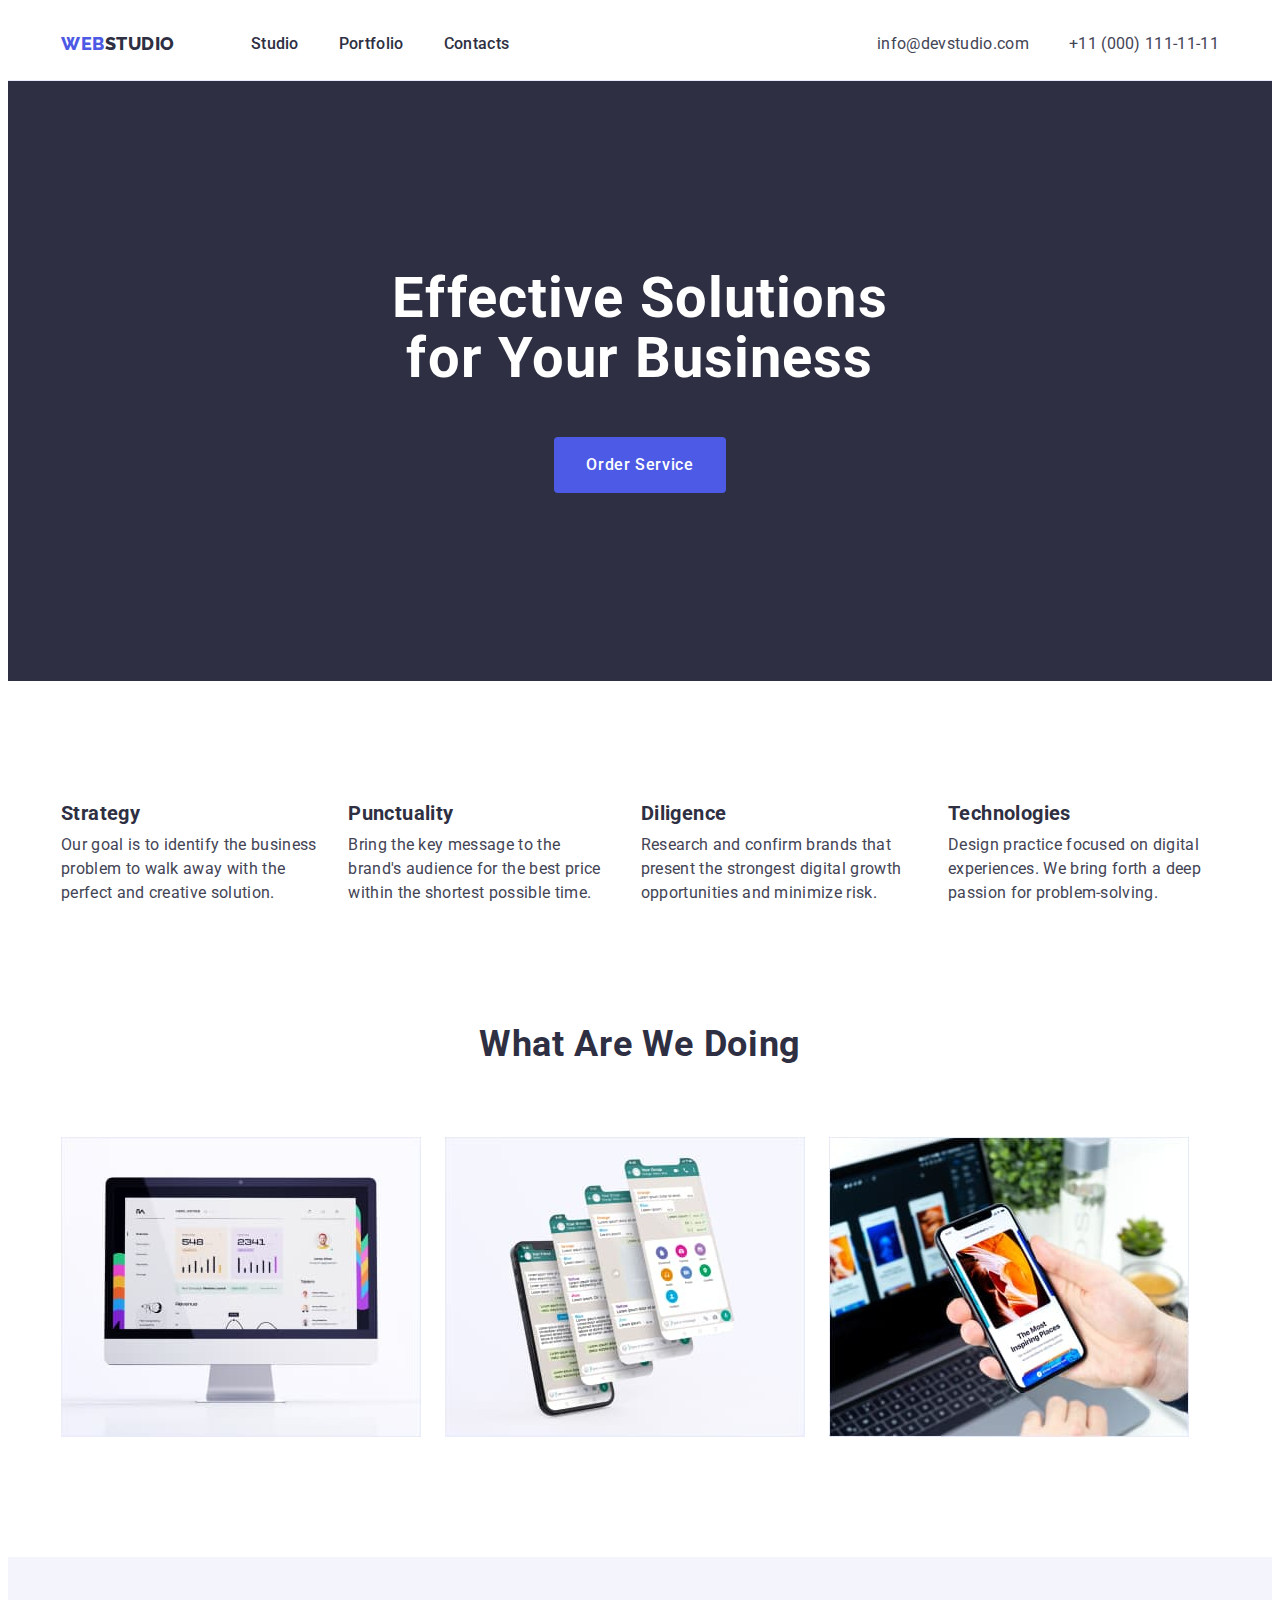
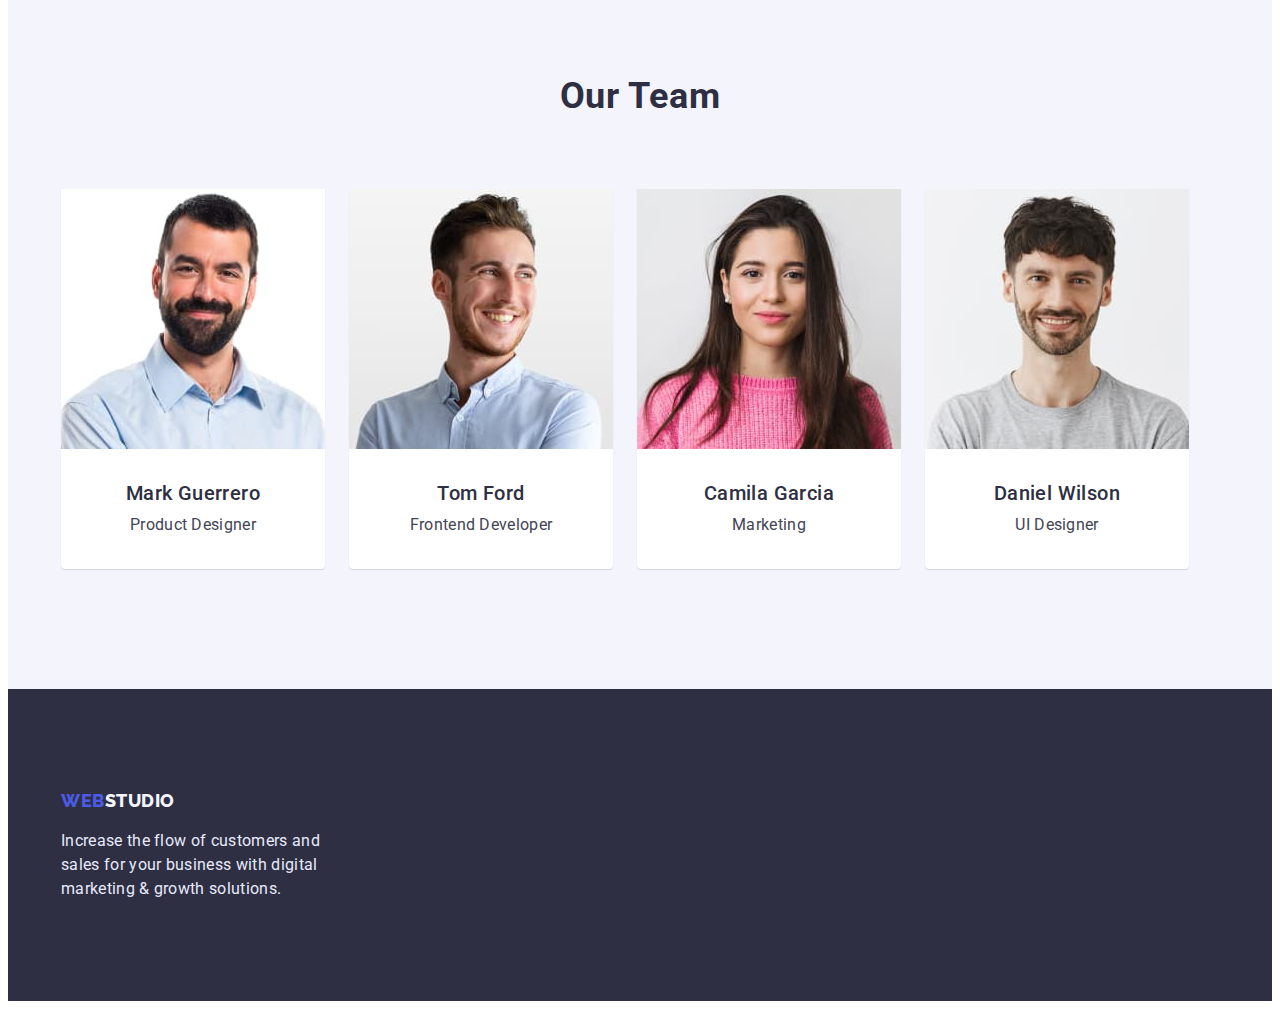
<file: index.html>
<!DOCTYPE html>
<html lang="en">
  <head>
    <meta charset="UTF-8" />
    <meta http-equiv="X-UA-Compatible" content="IE=edge" />
    <meta name="viewport" content="width=device-width, initial-scale=1.0" />
    <link rel="preconnect" href="https://fonts.googleapis.com" />
    <link rel="preconnect" href="https://fonts.gstatic.com" crossorigin />
    <link
      href="https://fonts.googleapis.com/css2?family=Raleway:wght@800&family=Roboto:wght@400;500;700;900&display=swap"
      rel="stylesheet"
    />
    <link
      rel="stylesheet"
      href="https://cdnjs.cloudflare.com/ajax/libs/modern-normalize/1.0.0/modern-normalize.min.css"
      integrity="sha512-ISS7cAi1PEhQ8jnbJpJZMd29NlhNj4AWYyLOSp2CE/CsHxTCu+r+t0D2yoJudVrd0/8fTVPUVDzY5Tvli75u/g=="
      crossorigin="anonymous"
    />
    <link rel="stylesheet" href="./css/styles.css" />
    <title>Studio</title>
  </head>
  <body>
    <header class="header">
      <div class="container header-container">
        <nav class="header-menu">
          <a href="./index.html" class="menu-logo"
            >Web<span class="header-studio">Studio</span></a
          >
          <ul class="header-list">
            <li class="header-item">
              <a href="./index.html" class="header-item-link">Studio</a>
            </li>
            <li class="header-item">
              <a href="./portfolio.html" class="header-item-link">Portfolio</a>
            </li>
            <li class="header-item">
              <a href="" class="header-item-link">Contacts</a>
            </li>
          </ul>
        </nav>
        <address class="header-contacts">
          <ul class="header-contacts-list">
            <li class="header-contacts-item">
              <a href="mailto:info@devstudio.com" class="header-contacts-link"
                >info@devstudio.com</a
              >
            </li>
            <li class="header-contacts-item">
              <a href="tel:+110001111111" class="header-contacts-link"
                >+11 (000) 111-11-11</a
              >
            </li>
          </ul>
        </address>
      </div>
    </header>
    <main>
      <section class="hero-section">
        <div class="container">
          <h1 class="hero-section-title">
            Effective Solutions for Your Business
          </h1>
          <button type="button" class="hero-section-btn">Order Service</button>
        </div>
      </section>
      <section class="section">
        <div class="container">
          <h2 class="visually-hidden">Our advantages</h2>
          <ul class="advantages-list">
            <li class="advantages-item">
              <h3 class="advantages-item-title">Strategy</h3>
              <p class="advantages-item-description">
                Our goal is to identify the business problem to walk away with
                the perfect and creative solution.
              </p>
            </li>
            <li class="advantages-item">
              <h3 class="advantages-item-title">Punctuality</h3>
              <p class="advantages-item-description">
                Bring the key message to the brand's audience for the best price
                within the shortest possible time.
              </p>
            </li>
            <li class="advantages-item">
              <h3 class="advantages-item-title">Diligence</h3>
              <p class="advantages-item-description">
                Research and confirm brands that present the strongest digital
                growth opportunities and minimize risk.
              </p>
            </li>
            <li class="advantages-item">
              <h3 class="advantages-item-title">Technologies</h3>
              <p class="advantages-item-description">
                Design practice focused on digital experiences. We bring forth a
                deep passion for problem-solving.
              </p>
            </li>
          </ul>
        </div>
      </section>
      <section class="section product-container">
        <div class="container">
          <h2 class="title">What are we doing</h2>
          <ul class="product-list">
            <li class="product-item">
              <img
                src="./images/img_1.jpg"
                alt="soft for pc"
                width="360"
                height="300"
              />
            </li>
            <li class="product-item">
              <img
                src="./images/img_2.jpg"
                alt="mobile app"
                width="360"
                height="300"
              />
            </li>
            <li class="product-item">
              <img
                src="./images/img_3.jpg"
                alt="mobile app"
                width="360"
                height="300"
              />
            </li>
          </ul>
        </div>
      </section>
      <section class="team-section section">
        <div class="container">
          <h2 class="title">Our Team</h2>
          <ul class="team-list">
            <li class="team-item">
              <img
                src="./images/mark_guerrero_foto.jpg"
                alt="mark guerrero photo"
                width="264"
                height="260"
              />
              <div class="card-block">
                <h3 class="name">Mark Guerrero</h3>
                <p class="team-role">Product Designer</p>
              </div>
            </li>
            <li class="team-item">
              <img
                src="./images/tom_ford_foto.jpg"
                alt="tom ford photo"
                width="264"
                height="260"
              />
              <div class="card-block">
                <h3 class="name">Tom Ford</h3>
                <p class="team-role">Frontend Developer</p>
              </div>
            </li>
            <li class="team-item">
              <img
                src="./images/camila_garcia_foto.jpg"
                alt="camila garcia photo"
                width="264"
                height="260"
              />
              <div class="card-block">
                <h3 class="name">Camila Garcia</h3>
                <p class="team-role">Marketing</p>
              </div>
            </li>
            <li class="team-item">
              <img
                src="./images/daniel_wilson_foto.jpg"
                alt="daniel wilson photo"
                width="264"
                height="260"
              />
              <div class="card-block">
                <h3 class="name">Daniel Wilson</h3>
                <p class="team-role">UI Designer</p>
              </div>
            </li>
          </ul>
        </div>
      </section>
    </main>
    <footer class="footer">
      <div class="container footer-section">
        <a href="./index.html" class="menu-logo"
          >Web<span class="footer-studio">Studio</span></a
        >
        <p class="footer-description">
          Increase the flow of customers and sales for your business with
          digital marketing & growth solutions.
        </p>
      </div>
    </footer>
  </body>
</html>
</file>
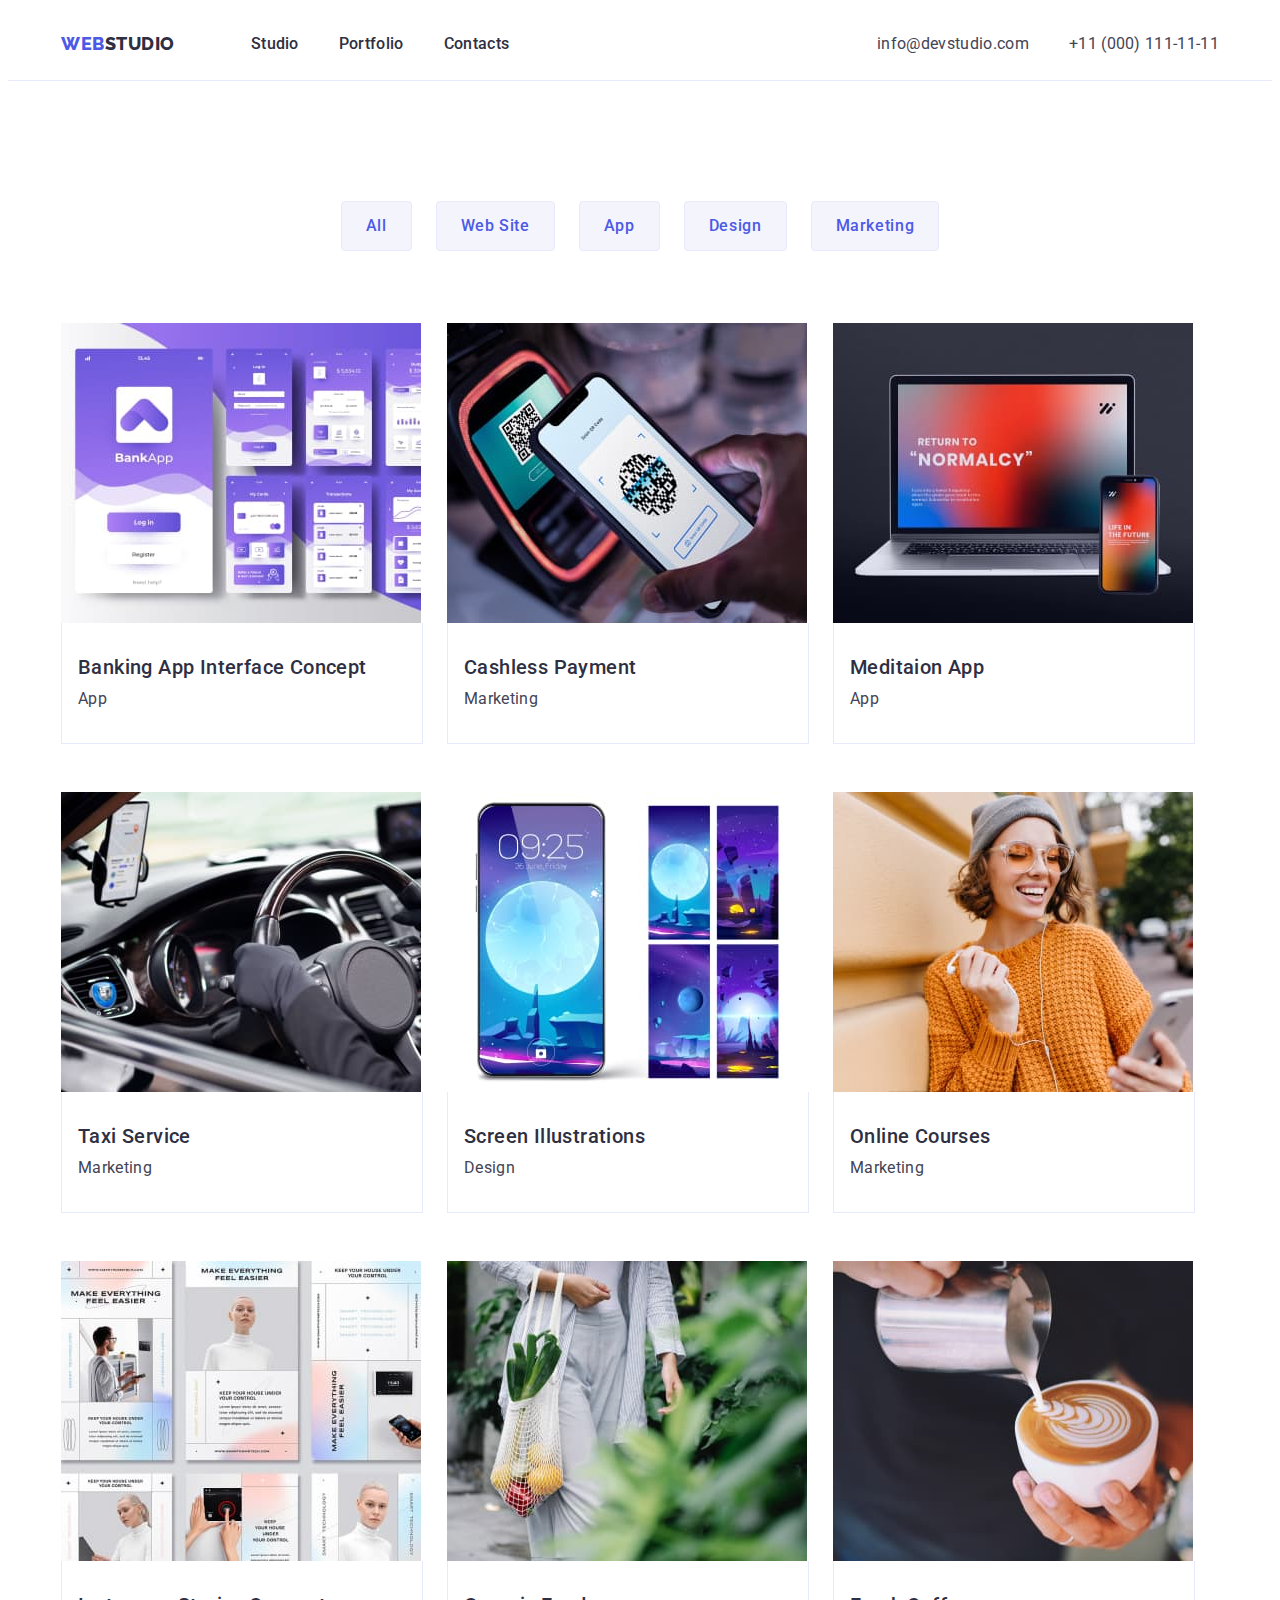
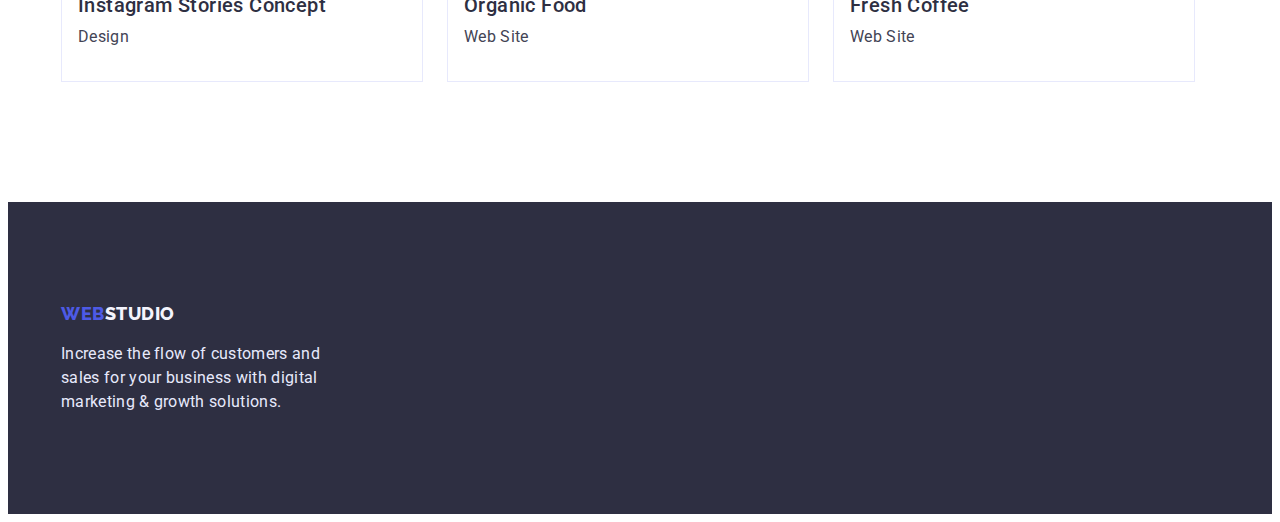
<file: portfolio.html>
<!DOCTYPE html>
<html lang="en">
  <head>
    <meta charset="UTF-8" />
    <meta http-equiv="X-UA-Compatible" content="IE=edge" />
    <meta name="viewport" content="width=device-width, initial-scale=1.0" />
    <link rel="preconnect" href="https://fonts.googleapis.com" />
    <link rel="preconnect" href="https://fonts.gstatic.com" crossorigin />
    <link
      href="https://fonts.googleapis.com/css2?family=Raleway:wght@800&family=Roboto:wght@400;500;700;900&display=swap"
      rel="stylesheet"
    />
    <link
      rel="stylesheet"
      href="https://cdnjs.cloudflare.com/ajax/libs/modern-normalize/1.0.0/modern-normalize.min.css"
      integrity="sha512-ISS7cAi1PEhQ8jnbJpJZMd29NlhNj4AWYyLOSp2CE/CsHxTCu+r+t0D2yoJudVrd0/8fTVPUVDzY5Tvli75u/g=="
      crossorigin="anonymous"
    />
    <link rel="stylesheet" href="./css/styles.css" />
    <title>Portfolio</title>
  </head>
  <body>
    <header class="header">
      <div class="container header-container">
        <nav class="header-menu">
          <a href="./index.html" class="menu-logo"
            >Web<span class="header-studio">Studio</span></a
          >
          <ul class="header-list">
            <li class="header-item">
              <a href="./index.html" class="header-item-link">Studio</a>
            </li>
            <li class="header-item">
              <a href="./portfolio.html" class="header-item-link">Portfolio</a>
            </li>
            <li class="header-item">
              <a href="" class="header-item-link">Contacts</a>
            </li>
          </ul>
        </nav>
        <address class="header-contacts">
          <ul class="header-contacts-list">
            <li class="header-contacts-item">
              <a href="mailto:info@devstudio.com" class="header-contacts-link"
                >info@devstudio.com</a
              >
            </li>
            <li class="header-contacts-item">
              <a href="tel:+110001111111" class="header-contacts-link"
                >+11 (000) 111-11-11</a
              >
            </li>
          </ul>
        </address>
      </div>
    </header>
    <main>
      <section class="portfolio-section section">
        <div class="container">
          <h1 class="visually-hidden">Our portfolio</h1>
          <ul class="portfolio-btn-list">
            <li class="portfolio-btn-item">
              <button type="button" class="portfolio-btn">All</button>
            </li>
            <li class="portfolio-btn-item">
              <button type="button" class="portfolio-btn">Web Site</button>
            </li>
            <li class="portfolio-btn-item">
              <button type="button" class="portfolio-btn">App</button>
            </li>
            <li class="portfolio-btn-item">
              <button type="button" class="portfolio-btn">Design</button>
            </li>
            <li class="portfolio-btn-item">
              <button type="button" class="portfolio-btn">Marketing</button>
            </li>
          </ul>
          <ul class="portfolio-list">
            <li class="portfolio-item">
              <img
                src="./images/banking-app-photo.jpg"
                alt="banking app photo"
                width="360"
                height="300"
              />
              <div class="portfolio-list-block">
                <h2 class="portfolio-list-title">
                  Banking App Interface Concept
                </h2>
                <p class="portfolio-list-description">App</p>
              </div>
            </li>
            <li class="portfolio-item">
              <img
                src="./images/cashless-payment-photo.jpg"
                alt="cashless payment photo"
                width="360"
                height="300"
              />
              <div class="portfolio-list-block">
                <h2 class="portfolio-list-title">Cashless Payment</h2>
                <p class="portfolio-list-description">Marketing</p>
              </div>
            </li>
            <li class="portfolio-item">
              <img
                src="./images/meditaion-app-photo.jpg"
                alt="meditaion app photo"
                width="360"
                height="300"
              />
              <div class="portfolio-list-block">
                <h2 class="portfolio-list-title">Meditaion App</h2>
                <p class="portfolio-list-description">App</p>
              </div>
            </li>
            <li class="portfolio-item">
              <img
                src="./images/taxi-service-photo.jpg"
                alt="taxi service photo"
                width="360"
                height="300"
              />
              <div class="portfolio-list-block">
                <h2 class="portfolio-list-title">Taxi Service</h2>
                <p class="portfolio-list-description">Marketing</p>
              </div>
            </li>
            <li class="portfolio-item">
              <img
                src="./images/screen-illustrations-photo.jpg"
                alt="screen illustrations photo"
                width="360"
                height="300"
              />
              <div class="portfolio-list-block">
                <h2 class="portfolio-list-title">Screen Illustrations</h2>
                <p class="portfolio-list-description">Design</p>
              </div>
            </li>
            <li class="portfolio-item">
              <img
                src="./images/online-courses-photo.jpg"
                alt="online courses photo"
                width="360"
                height="300"
              />
              <div class="portfolio-list-block">
                <h2 class="portfolio-list-title">Online Courses</h2>
                <p class="portfolio-list-description">Marketing</p>
              </div>
            </li>
            <li class="portfolio-item">
              <img
                src="./images/instagram-stories-concept-photo.jpg"
                alt="instagram stories concept photo"
                width="360"
                height="300"
              />
              <div class="portfolio-list-block">
                <h2 class="portfolio-list-title">Instagram Stories Concept</h2>
                <p class="portfolio-list-description">Design</p>
              </div>
            </li>
            <li class="portfolio-item">
              <img
                src="./images/organic-food-photo.jpg"
                alt="organic food photo"
                width="360"
                height="300"
              />
              <div class="portfolio-list-block">
                <h2 class="portfolio-list-title">Organic Food</h2>
                <p class="portfolio-list-description">Web Site</p>
              </div>
            </li>
            <li class="portfolio-item">
              <img
                src="./images/fresh-coffee-photo.jpg"
                alt="fresh coffee photo"
                width="360"
                height="300"
              />
              <div class="portfolio-list-block">
                <h2 class="portfolio-list-title">Fresh Coffee</h2>
                <p class="portfolio-list-description">Web Site</p>
              </div>
            </li>
          </ul>
        </div>
      </section>
    </main>
    <footer class="footer">
      <div class="container footer-section">
        <a href="./index.html" class="menu-logo"
          >Web<span class="footer-studio">Studio</span></a
        >
        <p class="footer-description">
          Increase the flow of customers and sales for your business with
          digital marketing & growth solutions.
        </p>
      </div>
    </footer>
  </body>
</html>
</file>
<file: css/styles.css>
body {
    font-family: 'Roboto', sans-serif;
    color: var(--navy-blue);
}

:root {
    --navy-blue: #2E2F42;
    --iris: #4D5AE5;
    --slate: #434455;
    --white: #FFFFFF;
    --ocean: #404BBF;
    --cloud: #F4F4FD;
    --cornflower: #E7E9FC;
    --shadow: #2E2F4229;
    --card-set-gap: 24px;
}

.container {
    width: 1158px;
    padding-left: 15px;
    padding-right: 15px;
    margin-left: auto;
    margin-right: auto;
}

.section {
    padding-top: 120px;
    padding-bottom: 120px;
}

h1, h1, h3, h4, h5, h6, p, ul {
    margin-top: 0;
    margin-bottom: 0;
}

img {
    display: block;
    height: auto;
}

/*----------------header------------------*/

.header {
    padding-top: 24px;
    padding-bottom: 24px;
    border-bottom: 1px solid var(--cornflower);
}

.header-container {
    display: flex;
}

.header-menu {
    display: flex;
}

.menu-logo {
    font-family: 'Raleway', sans-serif;
    font-weight: 800;
    font-size: 18px;
    line-height: 1.33;
    letter-spacing: 0.03em;
    text-transform: uppercase;
    text-decoration: none;
    color: var(--iris);
}

.header-studio {
    color: var(--navy-blue);

}

.header-list {
    list-style: none;
    display: flex;
    padding-left: 0;
    margin-left: 76px;
    gap: 40px;
}

.header-item {}

.header-item-link {
    font-weight: 500;
    font-size: 16px;
    line-height: 1.5;
    letter-spacing: 0.02em;
    text-decoration: none;
    color: var(--navy-blue);
}

.header-item-link:hover,
.header-item-link:focus {
    color: var(--ocean);
}

.header-contacts {
    margin-left: auto;
}

.header-contacts-list {
    display: flex;
    list-style: none;
    padding-left: 0;
    gap: 40px;
}

.header-contacts-item {}

.header-contacts-link {
    font-style: normal;
    font-size: 16px;
    line-height: 1.5;
    letter-spacing: 0.02em;
    color: var(--slate);
    text-decoration: none;
}

.header-contacts-link:hover,
.header-contacts-link:focus {
    color: var(--ocean);
}

/*----------------header------------------*/

/*------------------main------------------*/

.hero-section {
    background-color: var(--navy-blue);
    padding-top: 188px;
    padding-bottom: 188px;
}

.hero-section-title {
    width: 496px;
    font-size: 56px;
    line-height: 1.07;
    letter-spacing: 0.02em;
    color: var(--white);
    margin: 0 auto;
    text-align: center;
}

.hero-section-btn {
    display: block;
    font-family: 'Roboto', sans-serif;
    font-weight: 500;
    font-size: 16px;
    line-height: 1.5;
    letter-spacing: 0.04em;
    color: var(--white);
    background-color: var(--iris);
    border-radius: 4px;
    cursor: pointer;
    margin-left: auto;
    margin-right: auto;
    border: none;
    min-width: 169px;
    padding: 16px 32px;
    margin-top: 48px;
}


.hero-section-btn:hover,
.hero-section-btn:focus {
    background-color: var(--ocean);
}

.visually-hidden {
    position: absolute;
    width: 1px;
    height: 1px;
    margin: -1px;
    border: 0;
    padding: 0;
    white-space: nowrap;
    clip-path: inset(100%);
    clip: rect(0 0 0 0);
    overflow: hidden;
}

.advantages-list {
    padding: 0;
    margin: 0;
    list-style: none;

    display: flex;
    /*gap: 24px;
    flex-wrap: wrap;
    margin-left: calc(-1 * var(--card-set-gap));
    margin-top: calc(-1 * var(--card-set-gap));*/
}


.advantages-item {
    /*flex-basis: calc(100% / 4 - var(--card-set-gap));
    margin-left: var(--card-set-gap);
    margin-top: var(--card-set-gap);*/
}

.advantages-item:nth-child(n + 2) {
    margin-left: 24px;
}

.advantages-item-title {
    font-size: 20px;
    line-height: 1.2;
    letter-spacing: 0.02em;
    color: var(--navy-blue);
}

.advantages-item-description {
    font-size: 16px;
    line-height: 1.5;
    letter-spacing: 0.02em;
    color: var(--slate);
    margin-top: 8px;
}

.product-container {
    padding-top: 0;
    padding-bottom: 120px;
}

.title {
    display: block;
    font-size: 36px;
    line-height: 1.11;
    text-align: center;
    letter-spacing: 0.02em;
    text-transform: capitalize;
    color: var(--navy-blue);
    padding: 0;
    margin: 0;

}

.product-list {
    padding: 0;
    margin-top: 72px;
    list-style: none;

    display: flex;
    /*gap: 24px;
    flex-wrap: wrap;
    margin-left: calc(-1 * var(--card-set-gap));
    margin-top: calc(-1 * var(--card-set-gap));*/
}

.product-item {
    /*flex-basis: calc(100% / 3 - var(--card-set-gap));
    margin-left: var(--card-set-gap);
    margin-top: var(--card-set-gap);*/
}

.product-item:nth-child(n + 2) {
    margin-left: 24px;
}

.team-section {
    background-color: var(--cloud);
}

.team-list {
    padding: 0;
    margin-top: 72px;
    list-style: none;

    display: flex;
    /*gap: 24px;
    flex-wrap: wrap;
    margin-left: calc(-1 * var(--card-set-gap));
    margin-top: calc(-1 * var(--card-set-gap));*/
}

.team-item {
    background-color: var(--white);
    border-radius: 0px 0px 4px 4px;
    box-shadow: 0px 1px 1px 0px var(--shadow);
}

.team-item:nth-child(n + 2) {
    margin-left: 24px;
}

.name,
.portfolio-list-title {
    font-weight: 500;
    font-size: 20px;
    line-height: 1.2;
    letter-spacing: 0.02em;
    color: var(--navy-blue);
    text-align: center;
}

.team-role,
.portfolio-list-description {
    font-size: 16px;
    line-height: 1.5;
    letter-spacing: 0.02em;
    color: var(--slate);
    text-align: center;
    margin-top: 8px;
}

.card-block {
    padding: 32px 16px;
}

.portfolio-btn-list {
    display: flex;
    list-style: none;
    padding: 0px;
    gap: 24px;
    justify-content: center;
}

.portfolio-btn-item {

}

.portfolio-btn {
    font-family: 'Roboto', sans-serif;
    font-weight: 500;
    font-size: 16px;
    line-height: 1.5;
    letter-spacing: 0.04em;
    color: var(--iris);
    background-color: var(--cloud);
    border: 1px solid var(--cornflower);
    border-radius: 4px;
    cursor: pointer;
    padding: 12px 24px;

}

.portfolio-btn:hover,
.portfolio-btn:focus {
    background-color: var(--ocean);
    color: var(--white);
}

.portfolio-list {
    padding: 0;
    margin-top: 72px;
    list-style: none;

    display: flex;
    flex-wrap: wrap;
    /*margin-left: calc(-1 * var(--card-set-gap));
    margin-top: calc(-1 * var(--card-set-gap));*/
}

.portfolio-item {
    background-color: var(--white);
    flex-basis: calc(100% / 3 - var(--card-set-gap));
    margin-left: var(--card-set-gap);
    margin-top: calc(var(--card-set-gap) * 2);
    padding-bottom: 0;
}

.portfolio-item:nth-child(3n + 1) {
        margin-left: 0;
}

.portfolio-item:nth-child(-n + 3) {
    margin-top: 0;
}

.portfolio-list-title {
    margin: 0;
    text-align: start;
}

.portfolio-list-description {
    margin-top: 8px;
    text-align: start;
}

.portfolio-list-block {
    padding: 32px 16px;
    border-left: 1px solid var(--cornflower);
    border-right: 1px solid var(--cornflower);
    border-bottom: 1px solid var(--cornflower);
}

/*------------------main------------------*/

/*-----------------footer-----------------*/

.footer {
    background-color: var(--navy-blue);
    padding-top: 100px;
    padding-bottom: 100px;
}

.footer-section {
    justify-content: flex-start;
}

.footer-studio {
    color: var(--cloud);
}

.footer-description {
    margin-top: 16px;
    font-size: 16px;
    line-height: 1.5;
    letter-spacing: 0.02em;
    color: var(--cornflower);
    width: 264px;
}
/*-----------------footer-----------------*/
</file>
